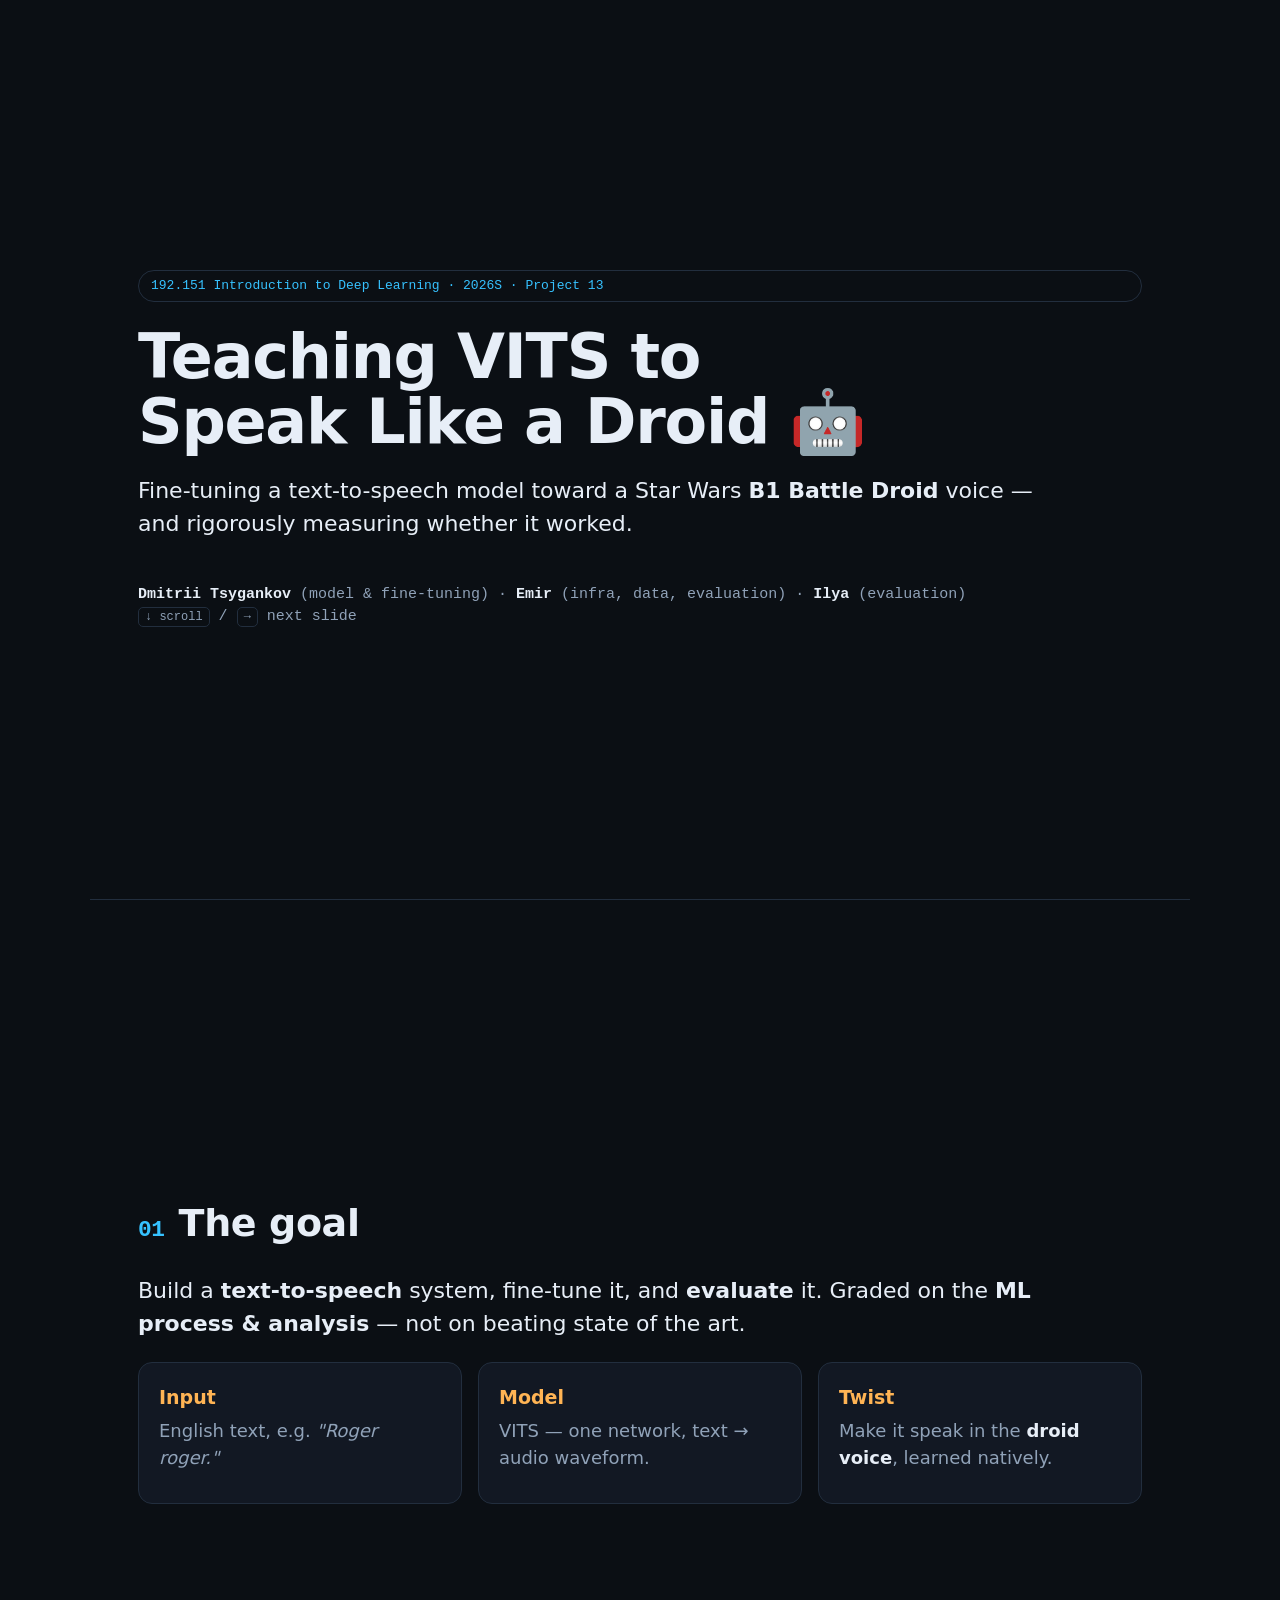
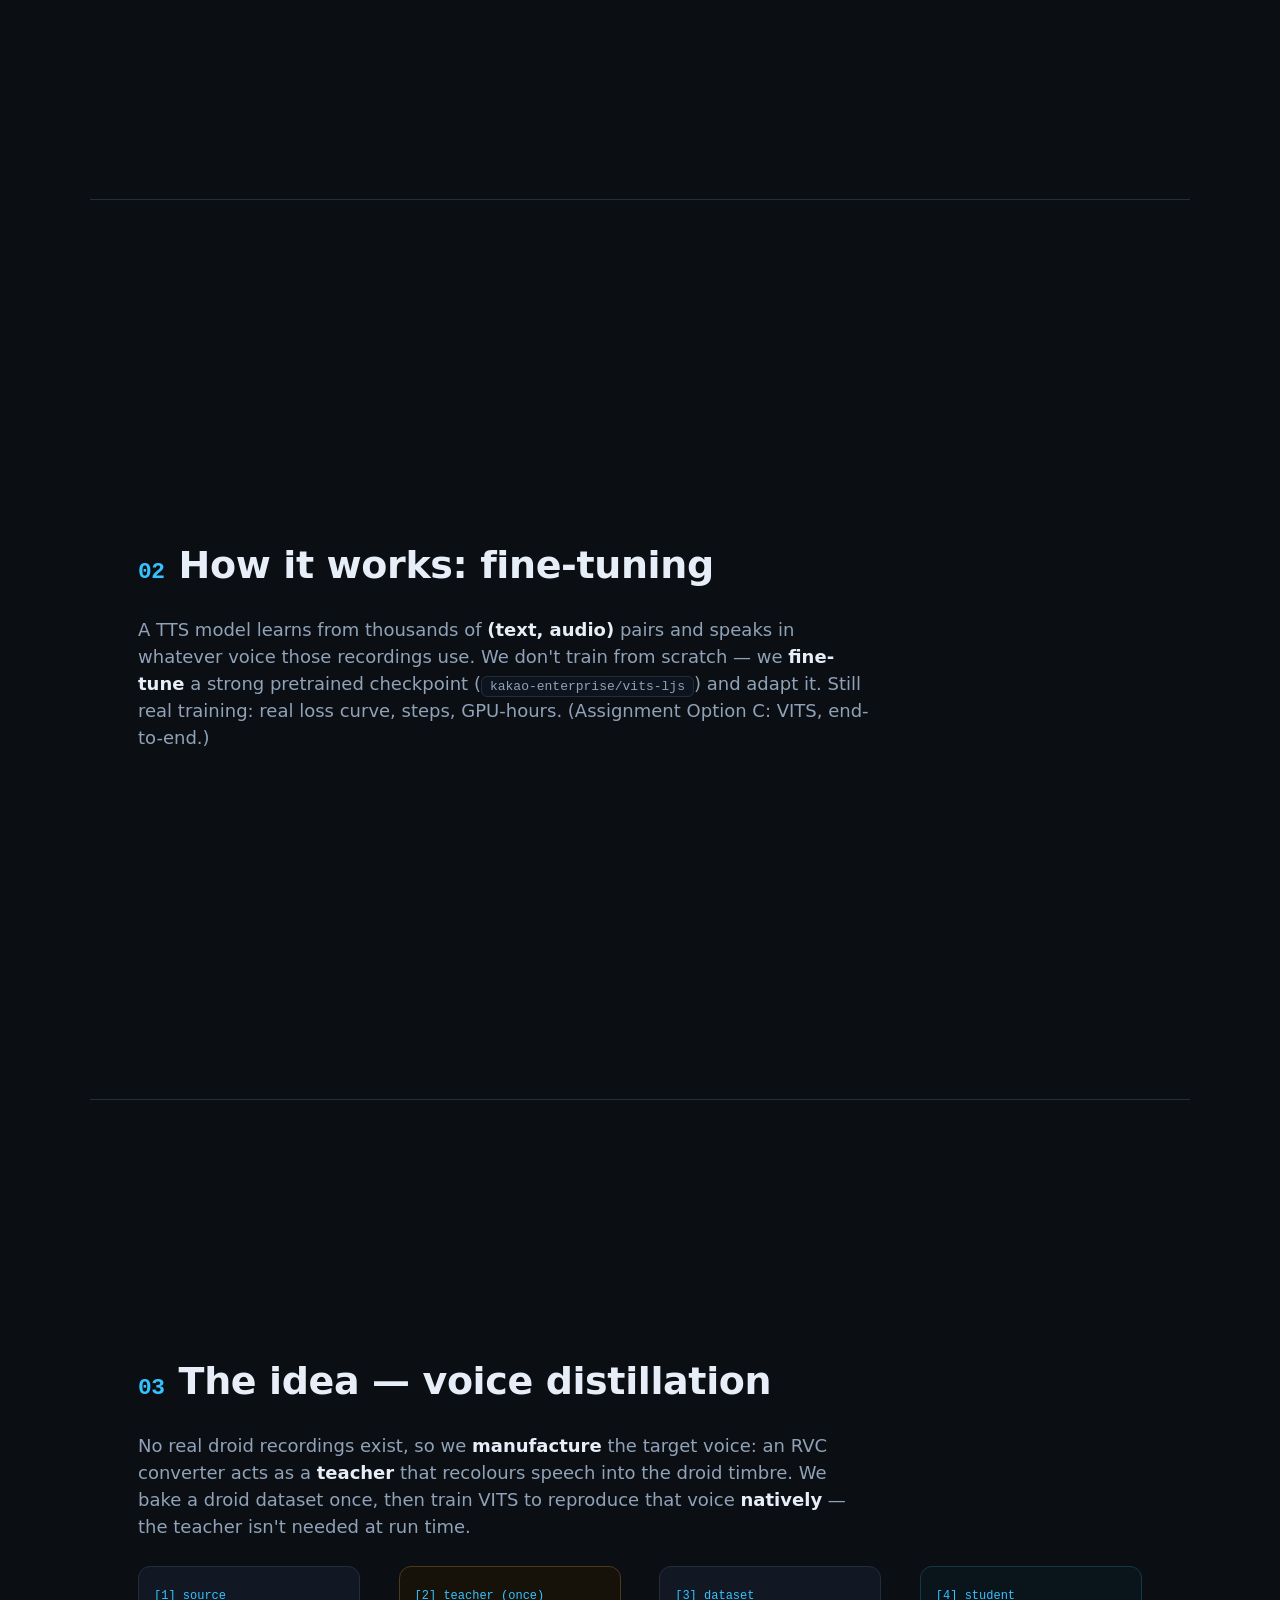
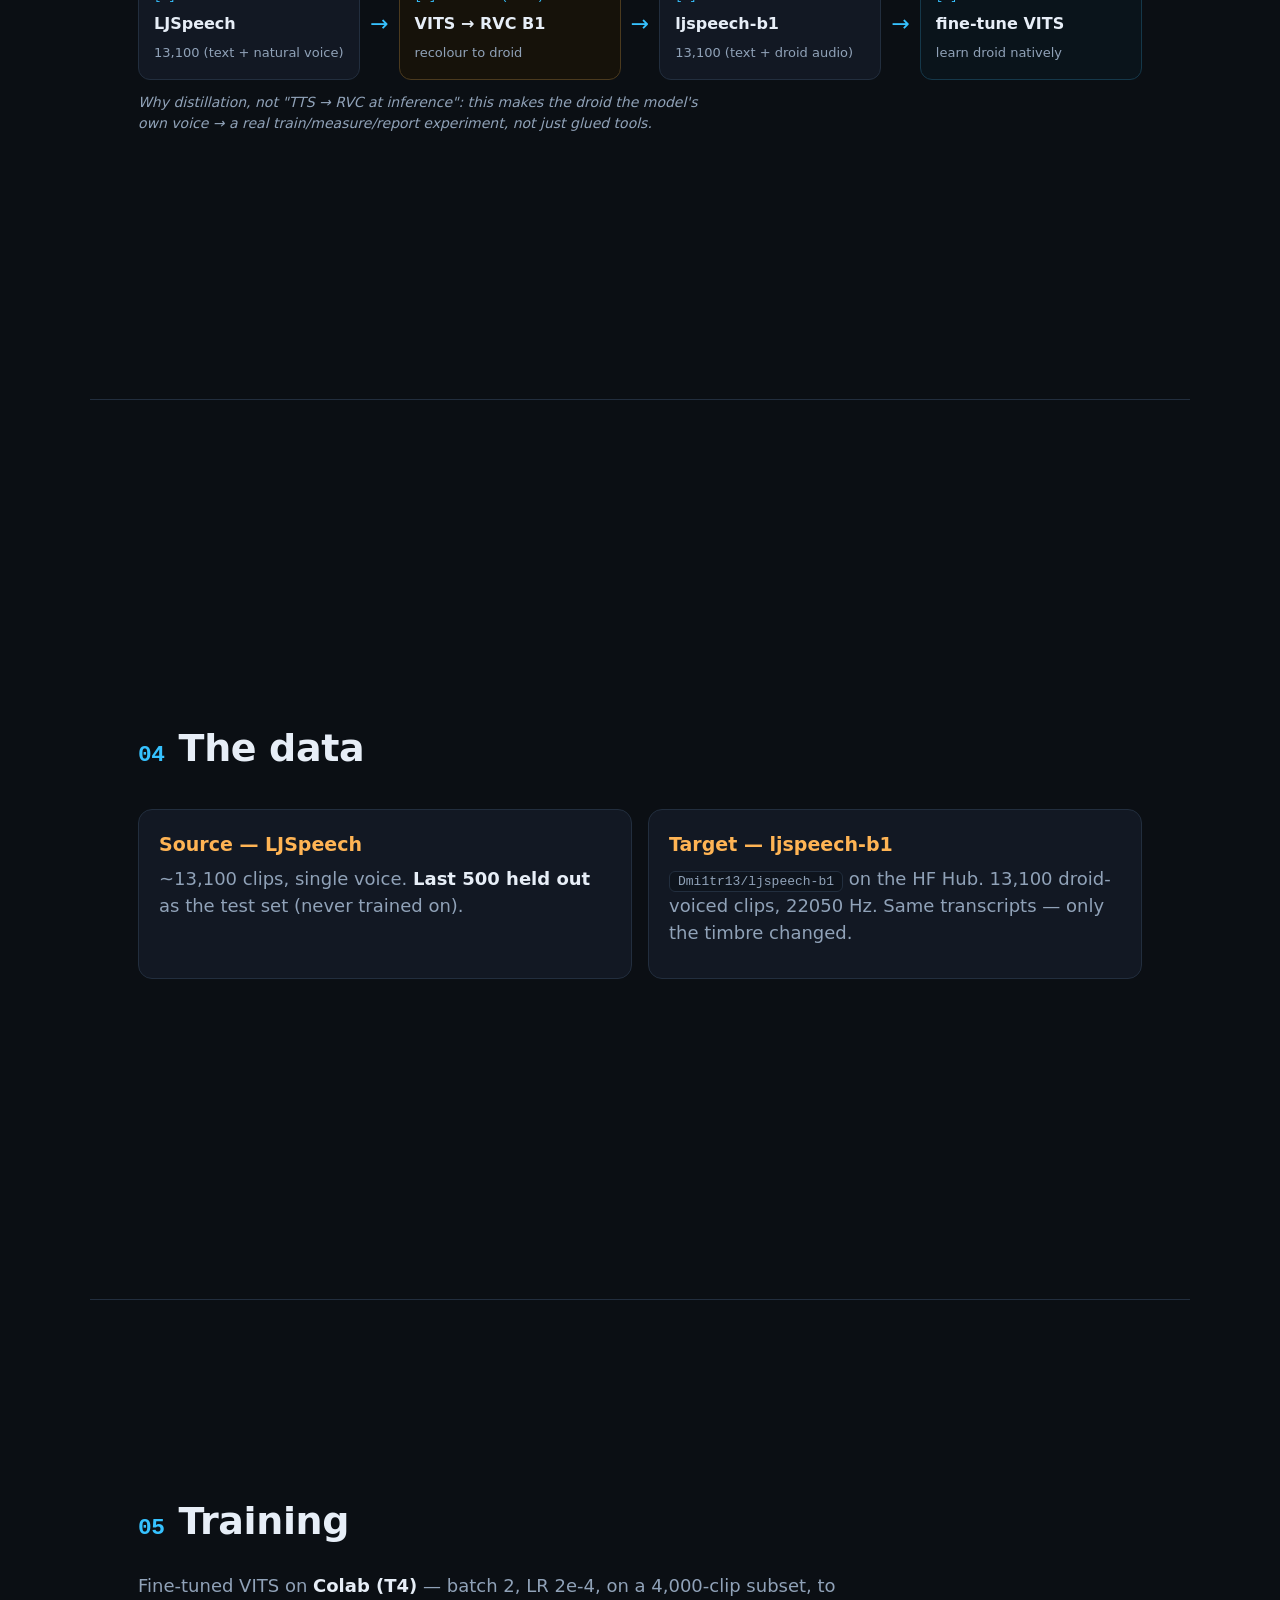
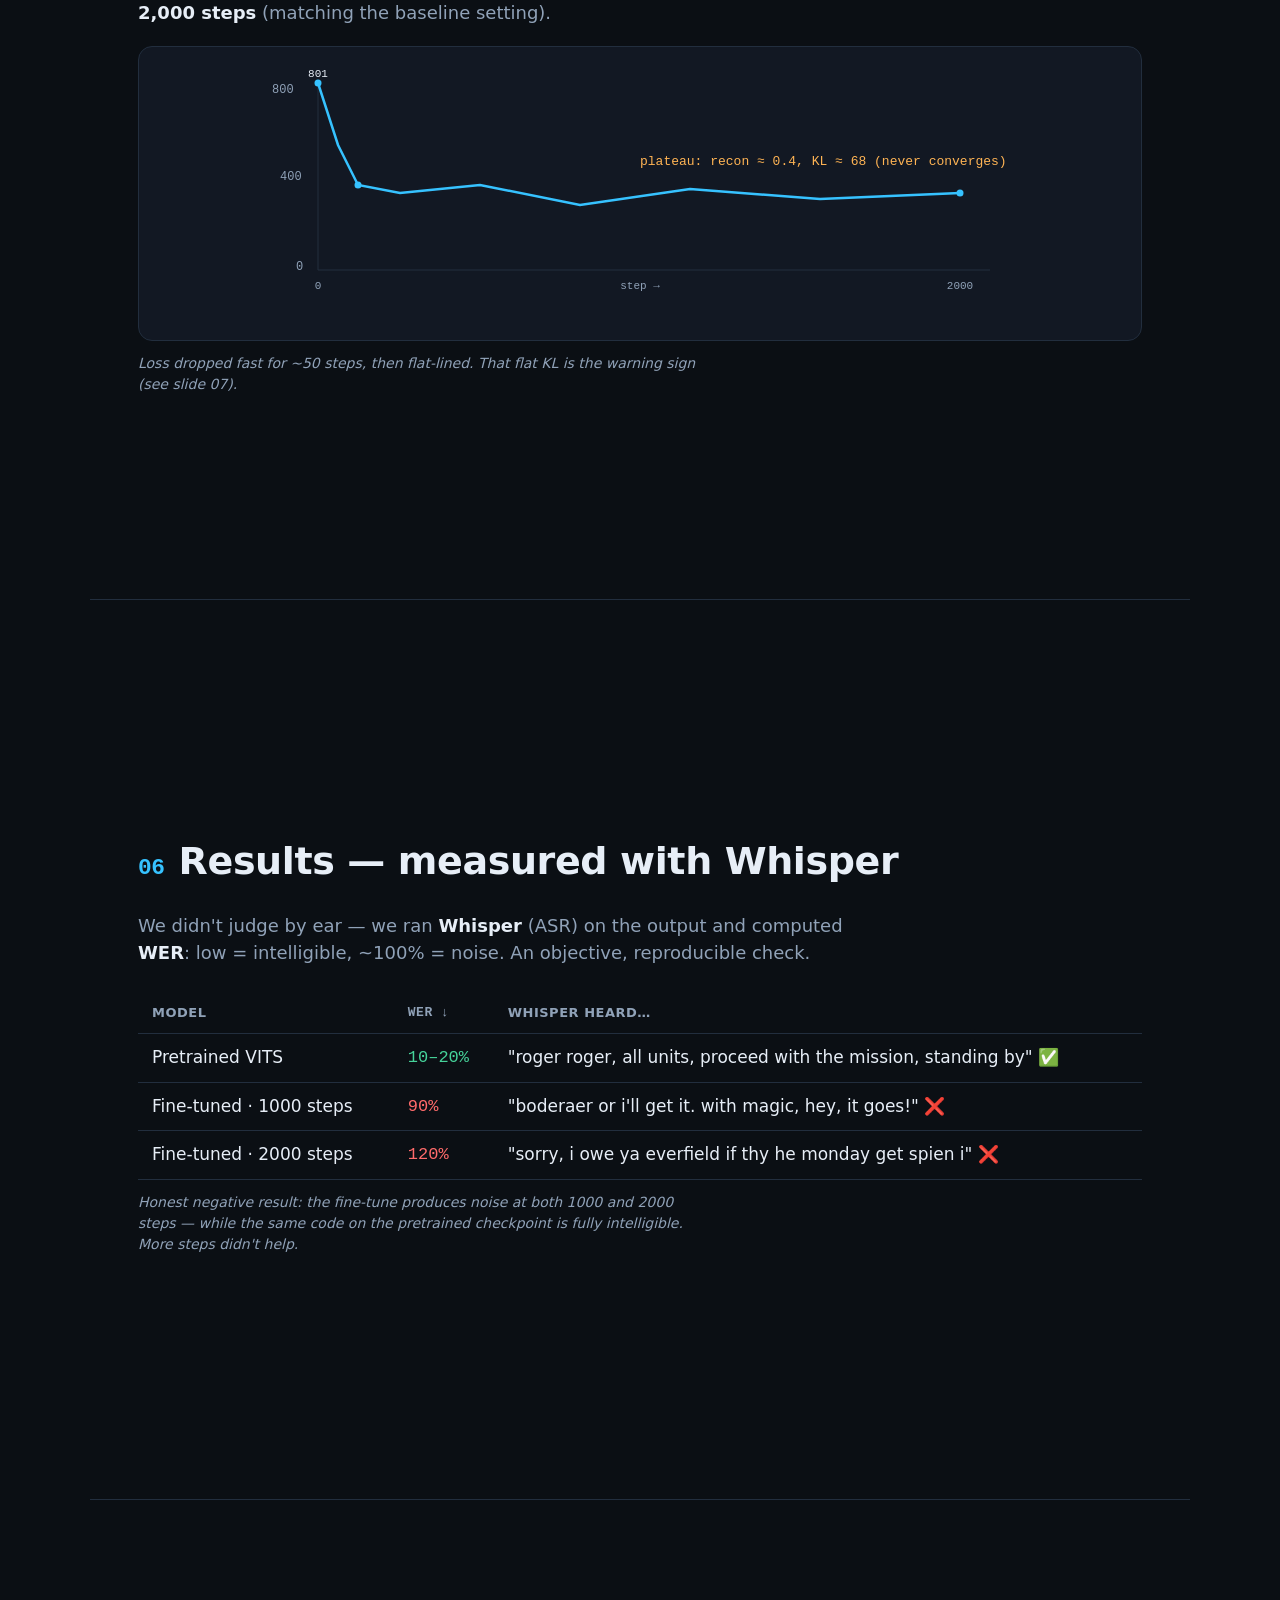
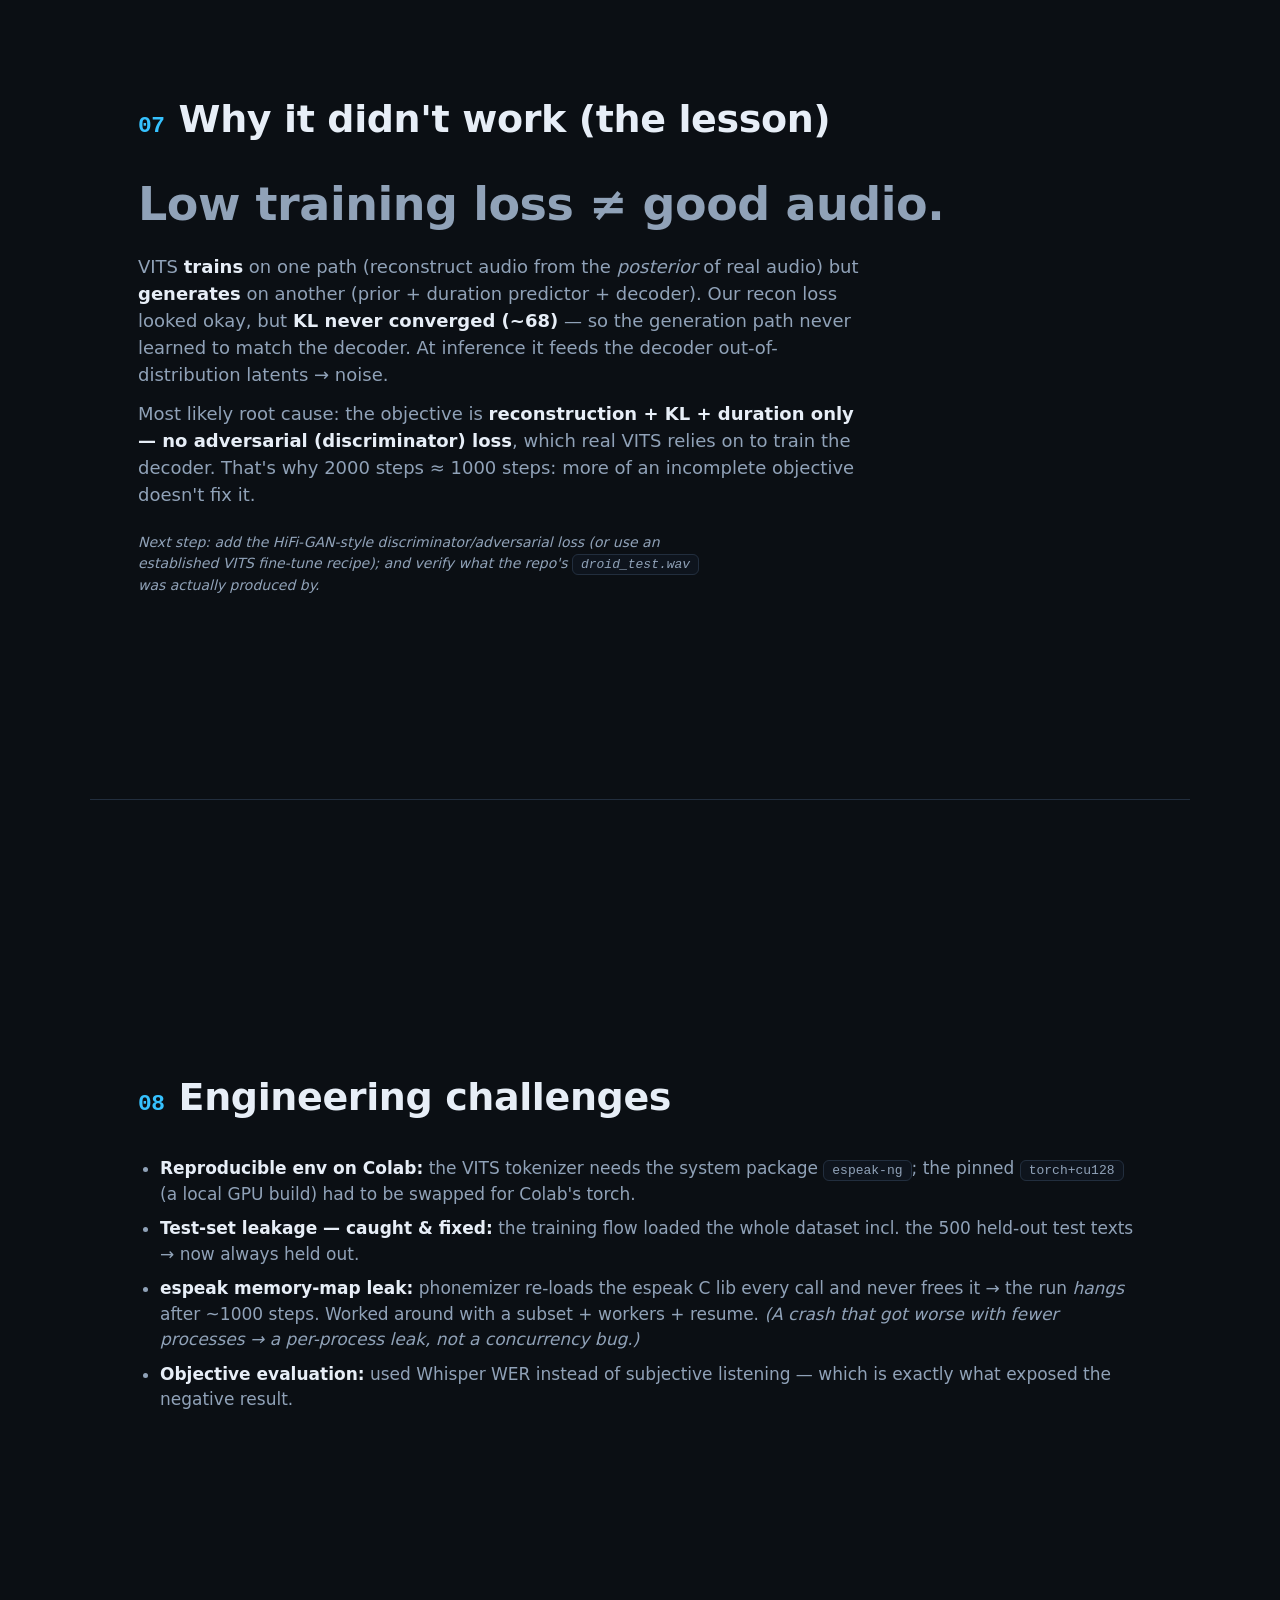
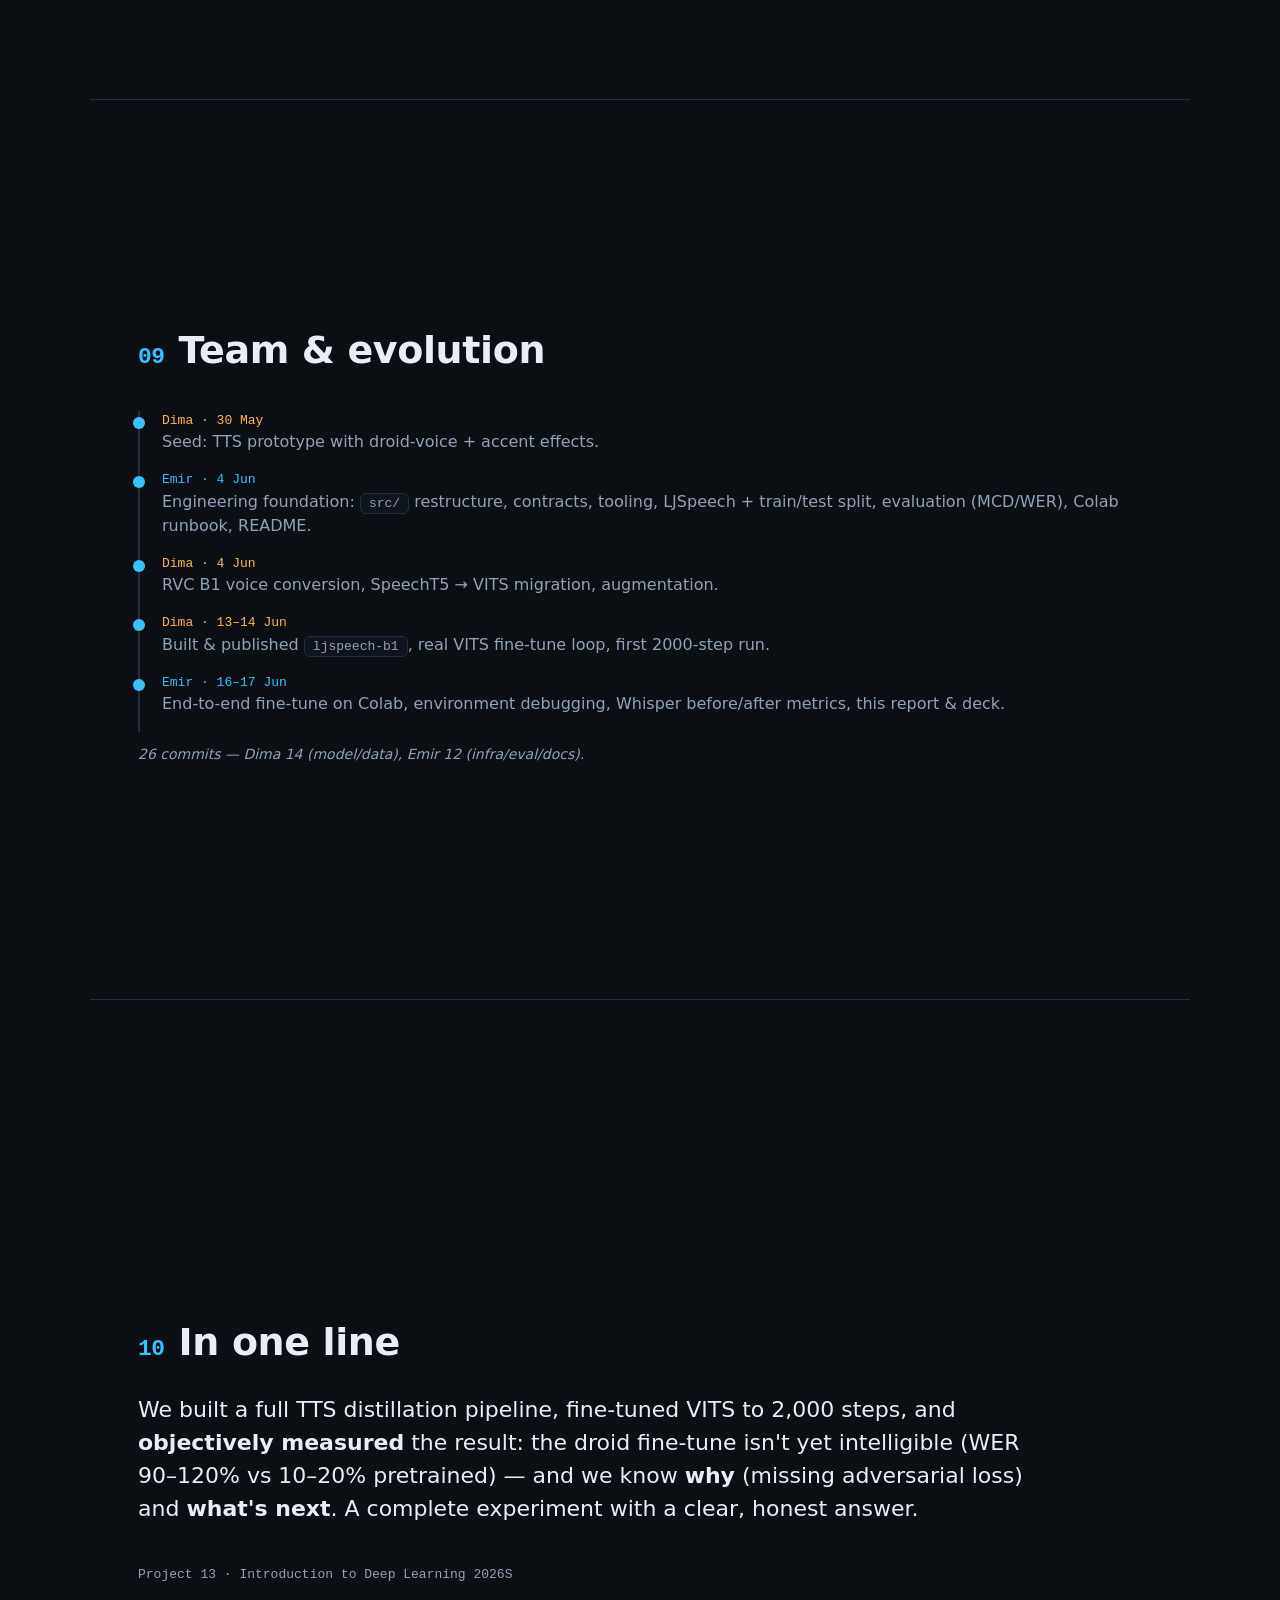
<file: docs/presentation.html>
<!DOCTYPE html>
<html lang="en">
<head>
<meta charset="UTF-8">
<meta name="viewport" content="width=device-width, initial-scale=1.0">
<title>Project 13 — Teaching VITS to Speak Like a Droid</title>
<style>
  :root{
    --bg:#0b0f14; --panel:#121823; --panel2:#0e141d; --ink:#e7eef7; --muted:#90a2b8;
    --accent:#36c2ff; --accent2:#ffb454; --good:#46d39a; --bad:#ff6b6b; --line:#222e3e;
    --mono:'SF Mono',ui-monospace,'Cascadia Code',Menlo,Consolas,monospace;
    --sans:system-ui,-apple-system,'Segoe UI',Roboto,Helvetica,Arial,sans-serif;
  }
  *{box-sizing:border-box;margin:0;padding:0}
  html{scroll-behavior:smooth}
  body{background:var(--bg);color:var(--ink);font-family:var(--sans);line-height:1.5}
  .deck{max-width:1100px;margin:0 auto}
  section{min-height:100vh;display:flex;flex-direction:column;justify-content:center;
    padding:60px 48px;border-bottom:1px solid var(--line);scroll-snap-align:start}
  h1{font-size:clamp(34px,5vw,62px);line-height:1.05;letter-spacing:-.02em;font-weight:800}
  h2{font-size:clamp(25px,3.3vw,38px);letter-spacing:-.01em;margin-bottom:22px;font-weight:750}
  h2 .num{color:var(--accent);font-family:var(--mono);font-size:.6em;margin-right:14px;font-weight:600}
  h3{font-size:19px;margin:16px 0 6px;color:var(--accent2)}
  p{color:var(--muted);font-size:18px;max-width:64ch;margin-bottom:12px}
  p strong,li strong,td strong{color:var(--ink)}
  .lead{font-size:22px;color:var(--ink)}
  ul{margin:8px 0 8px 22px;color:var(--muted);font-size:17px}
  li{margin-bottom:9px}
  .tag{display:inline-block;font-family:var(--mono);font-size:13px;color:var(--accent);
    border:1px solid var(--line);border-radius:999px;padding:5px 12px;margin-bottom:22px}
  .cover-meta{margin-top:32px;color:var(--muted);font-family:var(--mono);font-size:15px}
  .cover-meta b{color:var(--ink)}
  .grid{display:grid;gap:16px;margin-top:10px}
  .g2{grid-template-columns:1fr 1fr}.g3{grid-template-columns:repeat(3,1fr)}
  .card{background:var(--panel);border:1px solid var(--line);border-radius:14px;padding:20px}
  .card h3{margin-top:0}
  .pipe{display:flex;flex-wrap:wrap;align-items:stretch;gap:10px;margin-top:14px}
  .stage{flex:1;min-width:150px;background:var(--panel);border:1px solid var(--line);border-radius:12px;padding:15px;position:relative}
  .stage .s{font-family:var(--mono);font-size:12px;color:var(--accent)}
  .stage b{display:block;margin:6px 0 4px;font-size:16px}
  .stage span{font-size:13px;color:var(--muted)}
  .stage.teacher{border-color:#4b3a1e;background:#16120a}
  .stage.student{border-color:#15384a;background:#0a141b}
  .arrow{align-self:center;color:var(--accent);font-size:22px}
  table{width:100%;border-collapse:collapse;margin-top:14px;font-size:17px}
  th,td{text-align:left;padding:11px 14px;border-bottom:1px solid var(--line);vertical-align:top}
  th{color:var(--muted);font-weight:600;font-size:13px;text-transform:uppercase;letter-spacing:.04em}
  td.mono,th.mono{font-family:var(--mono)}
  .good{color:var(--good)} .bad{color:var(--bad)}
  .chart{background:var(--panel);border:1px solid var(--line);border-radius:14px;padding:18px;margin-top:8px}
  .tl{border-left:2px solid var(--line);margin-top:10px;padding-left:22px}
  .tl .item{position:relative;margin-bottom:16px;color:var(--muted);font-size:16px}
  .tl .item::before{content:'';position:absolute;left:-29px;top:6px;width:12px;height:12px;border-radius:50%;background:var(--accent)}
  .who{font-family:var(--mono);font-size:13px}
  .who-d{color:var(--accent2)} .who-e{color:var(--accent)}
  .pill{font-family:var(--mono);font-size:13px;padding:2px 8px;border-radius:6px;background:var(--panel2);border:1px solid var(--line)}
  .note{font-size:14px;color:var(--muted);margin-top:12px;font-style:italic}
  .foot{font-size:13px;color:var(--muted);font-family:var(--mono);margin-top:28px}
  .kbd{font-family:var(--mono);font-size:12px;border:1px solid var(--line);border-radius:5px;padding:2px 6px;color:var(--muted)}
  .big{font-size:clamp(28px,4vw,46px);font-weight:800;letter-spacing:-.01em}
</style>
</head>
<body>
<div class="deck">

<!-- 1. COVER -->
<section>
  <span class="tag">192.151 Introduction to Deep Learning · 2026S · Project 13</span>
  <h1>Teaching VITS to<br>Speak Like a Droid 🤖</h1>
  <p class="lead" style="margin-top:20px">Fine-tuning a text-to-speech model toward a Star&nbsp;Wars
  <b>B1 Battle Droid</b> voice — and rigorously measuring whether it worked.</p>
  <div class="cover-meta">
    <b>Dmitrii Tsygankov</b> (model &amp; fine-tuning) · <b>Emir</b> (infra, data, evaluation) · <b>Ilya</b> (evaluation)<br>
    <span class="kbd">↓ scroll</span> / <span class="kbd">→</span> next slide
  </div>
</section>

<!-- 2. GOAL -->
<section>
  <h2><span class="num">01</span>The goal</h2>
  <p class="lead">Build a <strong>text-to-speech</strong> system, fine-tune it, and <strong>evaluate</strong> it.
  Graded on the <strong>ML process &amp; analysis</strong> — not on beating state of the art.</p>
  <div class="grid g3">
    <div class="card"><h3>Input</h3><p>English text, e.g. <em>"Roger roger."</em></p></div>
    <div class="card"><h3>Model</h3><p>VITS — one network, text → audio waveform.</p></div>
    <div class="card"><h3>Twist</h3><p>Make it speak in the <strong>droid voice</strong>, learned natively.</p></div>
  </div>
</section>

<!-- 3. FINE-TUNING -->
<section>
  <h2><span class="num">02</span>How it works: fine-tuning</h2>
  <p>A TTS model learns from thousands of <strong>(text, audio)</strong> pairs and speaks in whatever voice
  those recordings use. We don't train from scratch — we <strong>fine-tune</strong> a strong pretrained
  checkpoint (<span class="pill">kakao-enterprise/vits-ljs</span>) and adapt it. Still real training: real
  loss curve, steps, GPU-hours. (Assignment Option C: VITS, end-to-end.)</p>
</section>

<!-- 4. DISTILLATION -->
<section>
  <h2><span class="num">03</span>The idea — voice distillation</h2>
  <p>No real droid recordings exist, so we <strong>manufacture</strong> the target voice: an RVC converter
  acts as a <strong>teacher</strong> that recolours speech into the droid timbre. We bake a droid dataset
  once, then train VITS to reproduce that voice <strong>natively</strong> — the teacher isn't needed at run time.</p>
  <div class="pipe">
    <div class="stage"><span class="s">[1] source</span><b>LJSpeech</b><span>13,100 (text + natural voice)</span></div>
    <div class="arrow">→</div>
    <div class="stage teacher"><span class="s">[2] teacher (once)</span><b>VITS → RVC B1</b><span>recolour to droid</span></div>
    <div class="arrow">→</div>
    <div class="stage"><span class="s">[3] dataset</span><b>ljspeech-b1</b><span>13,100 (text + droid audio)</span></div>
    <div class="arrow">→</div>
    <div class="stage student"><span class="s">[4] student</span><b>fine-tune VITS</b><span>learn droid natively</span></div>
  </div>
  <p class="note">Why distillation, not "TTS → RVC at inference": this makes the droid the model's own voice
  → a real train/measure/report experiment, not just glued tools.</p>
</section>

<!-- 5. DATA -->
<section>
  <h2><span class="num">04</span>The data</h2>
  <div class="grid g2">
    <div class="card"><h3>Source — LJSpeech</h3><p>~13,100 clips, single voice. <strong>Last 500 held out</strong> as the test set (never trained on).</p></div>
    <div class="card"><h3>Target — ljspeech-b1</h3><p><span class="pill">Dmi1tr13/ljspeech-b1</span> on the HF Hub. 13,100 droid-voiced clips, 22050&nbsp;Hz. Same transcripts — only the timbre changed.</p></div>
  </div>
</section>

<!-- 6. TRAINING -->
<section>
  <h2><span class="num">05</span>Training</h2>
  <p>Fine-tuned VITS on <strong>Colab (T4)</strong> — batch 2, LR 2e-4, on a 4,000-clip subset, to
  <strong>2,000 steps</strong> (matching the baseline setting).</p>
  <div class="chart">
    <svg viewBox="0 0 760 250" width="100%" height="250" font-family="monospace">
      <line x1="58" y1="18" x2="58" y2="205" stroke="#222e3e"/>
      <line x1="58" y1="205" x2="730" y2="205" stroke="#222e3e"/>
      <text x="12" y="28" fill="#90a2b8" font-size="12">800</text>
      <text x="20" y="115" fill="#90a2b8" font-size="12">400</text>
      <text x="36" y="205" fill="#90a2b8" font-size="12">0</text>
      <!-- total_loss: 0=801,50=534,100=365, then plateau ~330 to 2000.  y=205-(v/800*187) -->
      <polyline fill="none" stroke="#36c2ff" stroke-width="2.5"
        points="58,18 78,80 98,120 140,128 220,120 320,140 430,124 560,134 700,128"/>
      <circle cx="58" cy="18" r="3.5" fill="#36c2ff"/><text x="58" y="12" fill="#e7eef7" font-size="11" text-anchor="middle">801</text>
      <circle cx="98" cy="120" r="3.5" fill="#36c2ff"/>
      <circle cx="700" cy="128" r="3.5" fill="#36c2ff"/>
      <text x="380" y="100" fill="#ffb454" font-size="13">plateau: recon ≈ 0.4, KL ≈ 68 (never converges)</text>
      <text x="58" y="224" fill="#90a2b8" font-size="11" text-anchor="middle">0</text>
      <text x="380" y="224" fill="#90a2b8" font-size="11" text-anchor="middle">step →</text>
      <text x="700" y="224" fill="#90a2b8" font-size="11" text-anchor="middle">2000</text>
    </svg>
  </div>
  <p class="note">Loss dropped fast for ~50 steps, then flat-lined. That flat KL is the warning sign (see slide&nbsp;07).</p>
</section>

<!-- 7. RESULTS -->
<section>
  <h2><span class="num">06</span>Results — measured with Whisper</h2>
  <p>We didn't judge by ear — we ran <strong>Whisper</strong> (ASR) on the output and computed
  <strong>WER</strong>: low = intelligible, ~100% = noise. An objective, reproducible check.</p>
  <table>
    <thead><tr><th>Model</th><th class="mono">WER ↓</th><th>Whisper heard…</th></tr></thead>
    <tbody>
      <tr><td>Pretrained VITS</td><td class="mono good">10–20%</td><td>"roger roger, all units, proceed with the mission, standing by" ✅</td></tr>
      <tr><td>Fine-tuned · 1000 steps</td><td class="mono bad">90%</td><td>"boderaer or i'll get it. with magic, hey, it goes!" ❌</td></tr>
      <tr><td>Fine-tuned · 2000 steps</td><td class="mono bad">120%</td><td>"sorry, i owe ya everfield if thy he monday get spien i" ❌</td></tr>
    </tbody>
  </table>
  <p class="note">Honest negative result: the fine-tune produces noise at <em>both</em> 1000 and 2000 steps —
  while the same code on the pretrained checkpoint is fully intelligible. More steps didn't help.</p>
</section>

<!-- 8. WHY -->
<section>
  <h2><span class="num">07</span>Why it didn't work (the lesson)</h2>
  <p class="big" style="margin-bottom:14px">Low training loss ≠ good audio.</p>
  <p>VITS <strong>trains</strong> on one path (reconstruct audio from the <em>posterior</em> of real audio)
  but <strong>generates</strong> on another (prior + duration predictor + decoder). Our recon loss looked
  okay, but <strong>KL never converged (~68)</strong> — so the generation path never learned to match the
  decoder. At inference it feeds the decoder out-of-distribution latents → noise.</p>
  <p>Most likely root cause: the objective is <strong>reconstruction + KL + duration only — no adversarial
  (discriminator) loss</strong>, which real VITS relies on to train the decoder. That's why 2000 steps ≈
  1000 steps: more of an incomplete objective doesn't fix it.</p>
  <p class="note">Next step: add the HiFi-GAN-style discriminator/adversarial loss (or use an established VITS
  fine-tune recipe); and verify what the repo's <span class="pill">droid_test.wav</span> was actually produced by.</p>
</section>

<!-- 9. CHALLENGES -->
<section>
  <h2><span class="num">08</span>Engineering challenges</h2>
  <ul>
    <li><strong>Reproducible env on Colab:</strong> the VITS tokenizer needs the system package <span class="pill">espeak-ng</span>; the pinned <span class="pill">torch+cu128</span> (a local GPU build) had to be swapped for Colab's torch.</li>
    <li><strong>Test-set leakage — caught &amp; fixed:</strong> the training flow loaded the whole dataset incl. the 500 held-out test texts → now always held out.</li>
    <li><strong>espeak memory-map leak:</strong> phonemizer re-loads the espeak C lib every call and never frees it → the run <em>hangs</em> after ~1000 steps. Worked around with a subset + workers + resume. <em>(A crash that got worse with fewer processes → a per-process leak, not a concurrency bug.)</em></li>
    <li><strong>Objective evaluation:</strong> used Whisper WER instead of subjective listening — which is exactly what exposed the negative result.</li>
  </ul>
</section>

<!-- 10. TEAM -->
<section>
  <h2><span class="num">09</span>Team &amp; evolution</h2>
  <div class="tl">
    <div class="item"><div class="who who-d">Dima · 30 May</div>Seed: TTS prototype with droid-voice + accent effects.</div>
    <div class="item"><div class="who who-e">Emir · 4 Jun</div>Engineering foundation: <span class="pill">src/</span> restructure, contracts, tooling, LJSpeech + train/test split, evaluation (MCD/WER), Colab runbook, README.</div>
    <div class="item"><div class="who who-d">Dima · 4 Jun</div>RVC B1 voice conversion, SpeechT5 → VITS migration, augmentation.</div>
    <div class="item"><div class="who who-d">Dima · 13–14 Jun</div>Built &amp; published <span class="pill">ljspeech-b1</span>, real VITS fine-tune loop, first 2000-step run.</div>
    <div class="item"><div class="who who-e">Emir · 16–17 Jun</div>End-to-end fine-tune on Colab, environment debugging, Whisper before/after metrics, this report &amp; deck.</div>
  </div>
  <p class="note">26 commits — Dima 14 (model/data), Emir 12 (infra/eval/docs).</p>
</section>

<!-- 11. CONCLUSION -->
<section>
  <h2><span class="num">10</span>In one line</h2>
  <p class="lead">We built a full TTS distillation pipeline, fine-tuned VITS to 2,000 steps, and
  <strong>objectively measured</strong> the result: the droid fine-tune isn't yet intelligible (WER 90–120%
  vs 10–20% pretrained) — and we know <strong>why</strong> (missing adversarial loss) and <strong>what's
  next</strong>. A complete experiment with a clear, honest answer.</p>
  <div class="foot">Project 13 · Introduction to Deep Learning 2026S</div>
</section>

</div>
<script>
  const slides=[...document.querySelectorAll('section')];let i=0;
  addEventListener('keydown',e=>{
    if(e.key==='ArrowRight'||e.key==='ArrowDown'){i=Math.min(i+1,slides.length-1);slides[i].scrollIntoView();e.preventDefault();}
    if(e.key==='ArrowLeft'||e.key==='ArrowUp'){i=Math.max(i-1,0);slides[i].scrollIntoView();e.preventDefault();}
  });
</script>
</body>
</html>
</file>
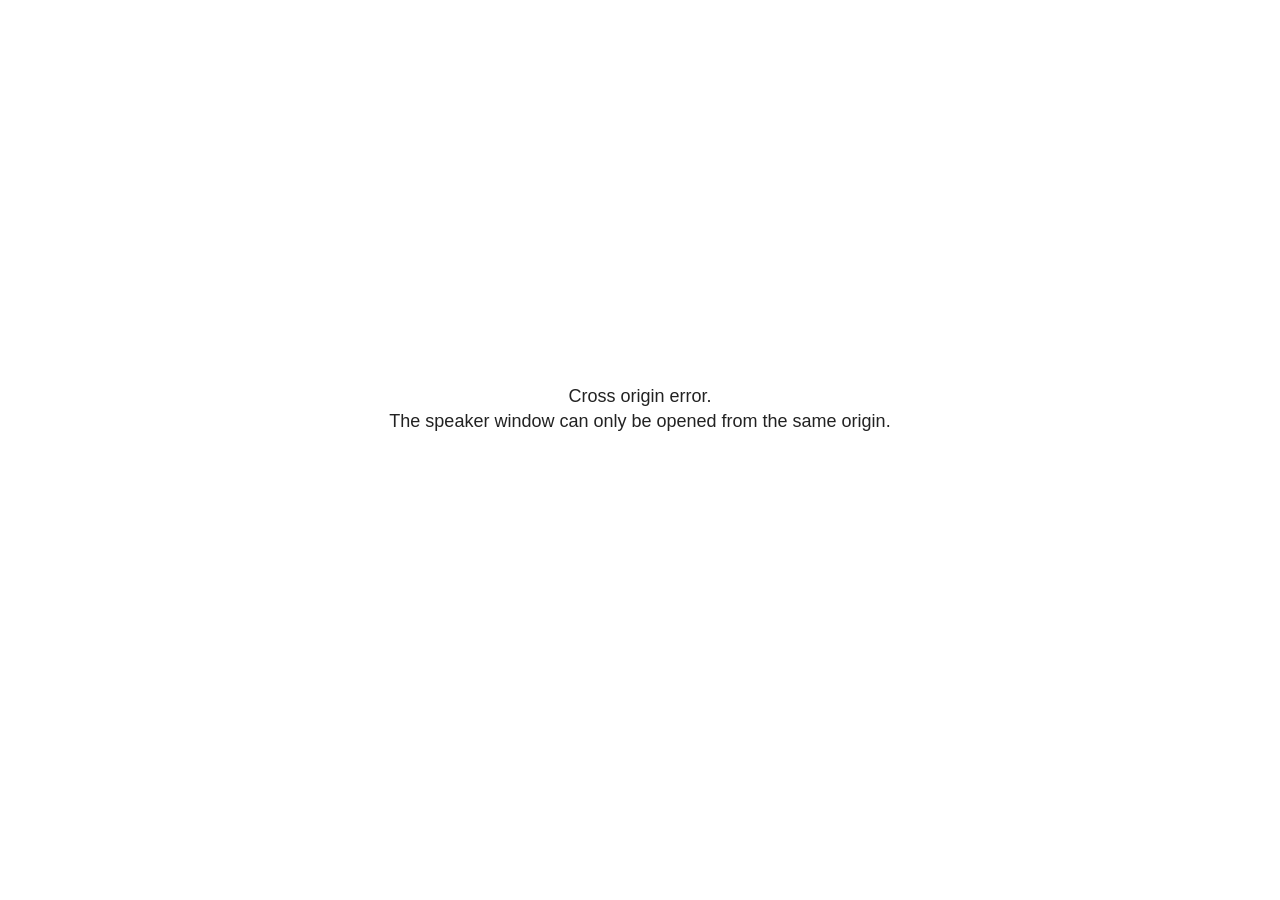
<file: dev_presentation/reveal/plugin/notes/speaker-view.html>
<!--
	NOTE: You need to build the notes plugin after making changes to this file.
-->
<html lang="en">
	<head>
		<meta charset="utf-8">

		<title>reveal.js - Speaker View</title>

		<style>
			body {
				font-family: Helvetica;
				font-size: 18px;
			}

			#current-slide,
			#upcoming-slide,
			#speaker-controls {
				padding: 6px;
				box-sizing: border-box;
				-moz-box-sizing: border-box;
			}

			#current-slide iframe,
			#upcoming-slide iframe {
				width: 100%;
				height: 100%;
				border: 1px solid #ddd;
			}

			#current-slide .label,
			#upcoming-slide .label {
				position: absolute;
				top: 10px;
				left: 10px;
				z-index: 2;
			}

			#connection-status {
				position: absolute;
				top: 0;
				left: 0;
				width: 100%;
				height: 100%;
				z-index: 20;
				padding: 30% 20% 20% 20%;
				font-size: 18px;
				color: #222;
				background: #fff;
				text-align: center;
				box-sizing: border-box;
				line-height: 1.4;
			}

			.overlay-element {
				height: 34px;
				line-height: 34px;
				padding: 0 10px;
				text-shadow: none;
				background: rgba( 220, 220, 220, 0.8 );
				color: #222;
				font-size: 14px;
			}

			.overlay-element.interactive:hover {
				background: rgba( 220, 220, 220, 1 );
			}

			#current-slide {
				position: absolute;
				width: 60%;
				height: 100%;
				top: 0;
				left: 0;
				padding-right: 0;
			}

			#upcoming-slide {
				position: absolute;
				width: 40%;
				height: 40%;
				right: 0;
				top: 0;
			}

			/* Speaker controls */
			#speaker-controls {
				position: absolute;
				top: 40%;
				right: 0;
				width: 40%;
				height: 60%;
				overflow: auto;
				font-size: 18px;
			}

				.speaker-controls-time.hidden,
				.speaker-controls-notes.hidden {
					display: none;
				}

				.speaker-controls-time .label,
				.speaker-controls-pace .label,
				.speaker-controls-notes .label {
					text-transform: uppercase;
					font-weight: normal;
					font-size: 0.66em;
					color: #666;
					margin: 0;
				}

				.speaker-controls-time, .speaker-controls-pace {
					border-bottom: 1px solid rgba( 200, 200, 200, 0.5 );
					margin-bottom: 10px;
					padding: 10px 16px;
					padding-bottom: 20px;
					cursor: pointer;
				}

				.speaker-controls-time .reset-button {
					opacity: 0;
					float: right;
					color: #666;
					text-decoration: none;
				}
				.speaker-controls-time:hover .reset-button {
					opacity: 1;
				}

				.speaker-controls-time .timer,
				.speaker-controls-time .clock {
					width: 50%;
				}

				.speaker-controls-time .timer,
				.speaker-controls-time .clock,
				.speaker-controls-time .pacing .hours-value,
				.speaker-controls-time .pacing .minutes-value,
				.speaker-controls-time .pacing .seconds-value {
					font-size: 1.9em;
				}

				.speaker-controls-time .timer {
					float: left;
				}

				.speaker-controls-time .clock {
					float: right;
					text-align: right;
				}

				.speaker-controls-time span.mute {
					opacity: 0.3;
				}

				.speaker-controls-time .pacing-title {
					margin-top: 5px;
				}

				.speaker-controls-time .pacing.ahead {
					color: blue;
				}

				.speaker-controls-time .pacing.on-track {
					color: green;
				}

				.speaker-controls-time .pacing.behind {
					color: red;
				}

				.speaker-controls-notes {
					padding: 10px 16px;
				}

				.speaker-controls-notes .value {
					margin-top: 5px;
					line-height: 1.4;
					font-size: 1.2em;
				}

			/* Layout selector */
			#speaker-layout {
				position: absolute;
				top: 10px;
				right: 10px;
				color: #222;
				z-index: 10;
			}
				#speaker-layout select {
					position: absolute;
					width: 100%;
					height: 100%;
					top: 0;
					left: 0;
					border: 0;
					box-shadow: 0;
					cursor: pointer;
					opacity: 0;

					font-size: 1em;
					background-color: transparent;

					-moz-appearance: none;
					-webkit-appearance: none;
					-webkit-tap-highlight-color: rgba(0, 0, 0, 0);
				}

				#speaker-layout select:focus {
					outline: none;
					box-shadow: none;
				}

			.clear {
				clear: both;
			}

			/* Speaker layout: Wide */
			body[data-speaker-layout="wide"] #current-slide,
			body[data-speaker-layout="wide"] #upcoming-slide {
				width: 50%;
				height: 45%;
				padding: 6px;
			}

			body[data-speaker-layout="wide"] #current-slide {
				top: 0;
				left: 0;
			}

			body[data-speaker-layout="wide"] #upcoming-slide {
				top: 0;
				left: 50%;
			}

			body[data-speaker-layout="wide"] #speaker-controls {
				top: 45%;
				left: 0;
				width: 100%;
				height: 50%;
				font-size: 1.25em;
			}

			/* Speaker layout: Tall */
			body[data-speaker-layout="tall"] #current-slide,
			body[data-speaker-layout="tall"] #upcoming-slide {
				width: 45%;
				height: 50%;
				padding: 6px;
			}

			body[data-speaker-layout="tall"] #current-slide {
				top: 0;
				left: 0;
			}

			body[data-speaker-layout="tall"] #upcoming-slide {
				top: 50%;
				left: 0;
			}

			body[data-speaker-layout="tall"] #speaker-controls {
				padding-top: 40px;
				top: 0;
				left: 45%;
				width: 55%;
				height: 100%;
				font-size: 1.25em;
			}

			/* Speaker layout: Notes only */
			body[data-speaker-layout="notes-only"] #current-slide,
			body[data-speaker-layout="notes-only"] #upcoming-slide {
				display: none;
			}

			body[data-speaker-layout="notes-only"] #speaker-controls {
				padding-top: 40px;
				top: 0;
				left: 0;
				width: 100%;
				height: 100%;
				font-size: 1.25em;
			}

			@media screen and (max-width: 1080px) {
				body[data-speaker-layout="default"] #speaker-controls {
					font-size: 16px;
				}
			}

			@media screen and (max-width: 900px) {
				body[data-speaker-layout="default"] #speaker-controls {
					font-size: 14px;
				}
			}

			@media screen and (max-width: 800px) {
				body[data-speaker-layout="default"] #speaker-controls {
					font-size: 12px;
				}
			}

		</style>
	</head>

	<body>

		<div id="connection-status">Loading speaker view...</div>

		<div id="current-slide"></div>
		<div id="upcoming-slide"><span class="overlay-element label">Upcoming</span></div>
		<div id="speaker-controls">
			<div class="speaker-controls-time">
				<h4 class="label">Time <span class="reset-button">Click to Reset</span></h4>
				<div class="clock">
					<span class="clock-value">0:00 AM</span>
				</div>
				<div class="timer">
					<span class="hours-value">00</span><span class="minutes-value">:00</span><span class="seconds-value">:00</span>
				</div>
				<div class="clear"></div>

				<h4 class="label pacing-title" style="display: none">Pacing – Time to finish current slide</h4>
				<div class="pacing" style="display: none">
					<span class="hours-value">00</span><span class="minutes-value">:00</span><span class="seconds-value">:00</span>
				</div>
			</div>

			<div class="speaker-controls-notes hidden">
				<h4 class="label">Notes</h4>
				<div class="value"></div>
			</div>
		</div>
		<div id="speaker-layout" class="overlay-element interactive">
			<span class="speaker-layout-label"></span>
			<select class="speaker-layout-dropdown"></select>
		</div>

		<script>

			(function() {

				var notes,
					notesValue,
					currentState,
					currentSlide,
					upcomingSlide,
					layoutLabel,
					layoutDropdown,
					pendingCalls = {},
					lastRevealApiCallId = 0,
					connected = false

				var connectionStatus = document.querySelector( '#connection-status' );

				var SPEAKER_LAYOUTS = {
					'default': 'Default',
					'wide': 'Wide',
					'tall': 'Tall',
					'notes-only': 'Notes only'
				};

				setupLayout();

				let openerOrigin;

				try {
					openerOrigin = window.opener.location.origin;
				}
				catch ( error ) { console.warn( error ) }

				// In order to prevent XSS, the speaker view will only run if its
				// opener has the same origin as itself
				if( window.location.origin !== openerOrigin ) {
					connectionStatus.innerHTML = 'Cross origin error.<br>The speaker window can only be opened from the same origin.';
					return;
				}

				var connectionTimeout = setTimeout( function() {
					connectionStatus.innerHTML = 'Error connecting to main window.<br>Please try closing and reopening the speaker view.';
				}, 5000 );

				window.addEventListener( 'message', function( event ) {

					// Validate the origin of all messages to avoid parsing messages
					// that aren't meant for us. Ignore when running off file:// so
					// that the speaker view continues to work without a web server.
					if( window.location.origin !== event.origin && window.location.origin !== 'file://' ) {
						return
					}

					clearTimeout( connectionTimeout );
					connectionStatus.style.display = 'none';

					var data = JSON.parse( event.data );

					// The overview mode is only useful to the reveal.js instance
					// where navigation occurs so we don't sync it
					if( data.state ) delete data.state.overview;

					// Messages sent by the notes plugin inside of the main window
					if( data && data.namespace === 'reveal-notes' ) {
						if( data.type === 'connect' ) {
							handleConnectMessage( data );
						}
						else if( data.type === 'state' ) {
							handleStateMessage( data );
						}
						else if( data.type === 'return' ) {
							pendingCalls[data.callId](data.result);
							delete pendingCalls[data.callId];
						}
					}
					// Messages sent by the reveal.js inside of the current slide preview
					else if( data && data.namespace === 'reveal' ) {
						const supportedEvents = [
							'slidechanged',
							'fragmentshown',
							'fragmenthidden',
							'paused',
							'resumed',
							'previewiframe',
							'previewimage',
							'previewvideo',
							'closeoverlay'
						];

						if( /ready/.test( data.eventName ) ) {
							// Send a message back to notify that the handshake is complete
							window.opener.postMessage( JSON.stringify({ namespace: 'reveal-notes', type: 'connected'} ), '*' );
						}
						else if( supportedEvents.includes( data.eventName ) && currentState !== JSON.stringify( data.state ) ) {
							dispatchStateToMainWindow( data.state );
						}
					}

				} );

				/**
				 * Updates the presentation in the main window to match the state
				 * of the presentation in the notes window.
				 */
				const dispatchStateToMainWindow = debounce(( state ) => {
					window.opener.postMessage( JSON.stringify({ method: 'setState', args: [ state ]} ), '*' );
				}, 500);

				/**
				 * Asynchronously calls the Reveal.js API of the main frame.
				 */
				function callRevealApi( methodName, methodArguments, callback ) {

					var callId = ++lastRevealApiCallId;
					pendingCalls[callId] = callback;
					window.opener.postMessage( JSON.stringify( {
						namespace: 'reveal-notes',
						type: 'call',
						callId: callId,
						methodName: methodName,
						arguments: methodArguments
					} ), '*' );

				}

				/**
				 * Called when the main window is trying to establish a
				 * connection.
				 */
				function handleConnectMessage( data ) {

					if( connected === false ) {
						connected = true;

						setupIframes( data );
						setupKeyboard();
						setupNotes();
						setupTimer();
						setupHeartbeat();
					}

				}

				/**
				 * Called when the main window sends an updated state.
				 */
				function handleStateMessage( data ) {

					// Store the most recently set state to avoid circular loops
					// applying the same state
					currentState = JSON.stringify( data.state );

					// No need for updating the notes in case of fragment changes
					if ( data.notes ) {
						notes.classList.remove( 'hidden' );
						notesValue.style.whiteSpace = data.whitespace;
						if( data.markdown ) {
							notesValue.innerHTML = marked( data.notes );
						}
						else {
							notesValue.innerHTML = data.notes;
						}
					}
					else {
						notes.classList.add( 'hidden' );
					}

					// Don't show lightboxes in the upcoming slide
					const { previewVideo, previewImage, previewIframe, ...upcomingState } = data.state;

					// Update the note slides
					currentSlide.contentWindow.postMessage( JSON.stringify({ method: 'setState', args: [ data.state ] }), '*' );
					upcomingSlide.contentWindow.postMessage( JSON.stringify({ method: 'setState', args: [ upcomingState ] }), '*' );
					upcomingSlide.contentWindow.postMessage( JSON.stringify({ method: 'next' }), '*' );

				}

				// Limit to max one state update per X ms
				handleStateMessage = debounce( handleStateMessage, 200 );

				/**
				 * Forward keyboard events to the current slide window.
				 * This enables keyboard events to work even if focus
				 * isn't set on the current slide iframe.
				 *
				 * Block F5 default handling, it reloads and disconnects
				 * the speaker notes window.
				 */
				function setupKeyboard() {

					document.addEventListener( 'keydown', function( event ) {
						if( event.keyCode === 116 || ( event.metaKey && event.keyCode === 82 ) ) {
							event.preventDefault();
							return false;
						}
						currentSlide.contentWindow.postMessage( JSON.stringify({ method: 'triggerKey', args: [ event.keyCode ] }), '*' );
					} );

				}

				/**
				 * Creates the preview iframes.
				 */
				function setupIframes( data ) {

					var params = [
						'receiver',
						'progress=false',
						'history=false',
						'transition=none',
						'autoSlide=0',
						'backgroundTransition=none'
					].join( '&' );

					var urlSeparator = /\?/.test(data.url) ? '&' : '?';
					var hash = '#/' + data.state.indexh + '/' + data.state.indexv;
					var currentURL = data.url + urlSeparator + params + '&scrollActivationWidth=false&postMessageEvents=true' + hash;
					var upcomingURL = data.url + urlSeparator + params + '&scrollActivationWidth=false&controls=false' + hash;

					currentSlide = document.createElement( 'iframe' );
					currentSlide.setAttribute( 'width', 1280 );
					currentSlide.setAttribute( 'height', 1024 );
					currentSlide.setAttribute( 'src', currentURL );
					document.querySelector( '#current-slide' ).appendChild( currentSlide );

					upcomingSlide = document.createElement( 'iframe' );
					upcomingSlide.setAttribute( 'width', 640 );
					upcomingSlide.setAttribute( 'height', 512 );
					upcomingSlide.setAttribute( 'src', upcomingURL );
					document.querySelector( '#upcoming-slide' ).appendChild( upcomingSlide );

				}

				/**
				 * Setup the notes UI.
				 */
				function setupNotes() {

					notes = document.querySelector( '.speaker-controls-notes' );
					notesValue = document.querySelector( '.speaker-controls-notes .value' );

				}

				/**
				 * We send out a heartbeat at all times to ensure we can
				 * reconnect with the main presentation window after reloads.
				 */
				function setupHeartbeat() {

					setInterval( () => {
						window.opener.postMessage( JSON.stringify({ namespace: 'reveal-notes', type: 'heartbeat'} ), '*' );
					}, 1000 );

				}

				function getTimings( callback ) {

					callRevealApi( 'getSlidesAttributes', [], function ( slideAttributes ) {
						callRevealApi( 'getConfig', [], function ( config ) {
							var totalTime = config.totalTime;
							var minTimePerSlide = config.minimumTimePerSlide || 0;
							var defaultTiming = config.defaultTiming;
							if ((defaultTiming == null) && (totalTime == null)) {
								callback(null);
								return;
							}
							// Setting totalTime overrides defaultTiming
							if (totalTime) {
								defaultTiming = 0;
							}
							var timings = [];
							for ( var i in slideAttributes ) {
								var slide = slideAttributes[ i ];
								var timing = defaultTiming;
								if( slide.hasOwnProperty( 'data-timing' )) {
									var t = slide[ 'data-timing' ];
									timing = parseInt(t);
									if( isNaN(timing) ) {
										console.warn("Could not parse timing '" + t + "' of slide " + i + "; using default of " + defaultTiming);
										timing = defaultTiming;
									}
								}
								timings.push(timing);
							}
							if ( totalTime ) {
								// After we've allocated time to individual slides, we summarize it and
								// subtract it from the total time
								var remainingTime = totalTime - timings.reduce( function(a, b) { return a + b; }, 0 );
								// The remaining time is divided by the number of slides that have 0 seconds
								// allocated at the moment, giving the average time-per-slide on the remaining slides
								var remainingSlides = (timings.filter( function(x) { return x == 0 }) ).length
								var timePerSlide = Math.round( remainingTime / remainingSlides, 0 )
								// And now we replace every zero-value timing with that average
								timings = timings.map( function(x) { return (x==0 ? timePerSlide : x) } );
							}
							var slidesUnderMinimum = timings.filter( function(x) { return (x < minTimePerSlide) } ).length
							if ( slidesUnderMinimum ) {
								message = "The pacing time for " + slidesUnderMinimum + " slide(s) is under the configured minimum of " + minTimePerSlide + " seconds. Check the data-timing attribute on individual slides, or consider increasing the totalTime or minimumTimePerSlide configuration options (or removing some slides).";
								alert(message);
							}
							callback( timings );
						} );
					} );

				}

				/**
				 * Return the number of seconds allocated for presenting
				 * all slides up to and including this one.
				 */
				function getTimeAllocated( timings, callback ) {

					callRevealApi( 'getSlidePastCount', [], function ( currentSlide ) {
						var allocated = 0;
						for (var i in timings.slice(0, currentSlide + 1)) {
							allocated += timings[i];
						}
						callback( allocated );
					} );

				}

				/**
				 * Create the timer and clock and start updating them
				 * at an interval.
				 */
				function setupTimer() {

					var start = new Date(),
					timeEl = document.querySelector( '.speaker-controls-time' ),
					clockEl = timeEl.querySelector( '.clock-value' ),
					hoursEl = timeEl.querySelector( '.hours-value' ),
					minutesEl = timeEl.querySelector( '.minutes-value' ),
					secondsEl = timeEl.querySelector( '.seconds-value' ),
					pacingTitleEl = timeEl.querySelector( '.pacing-title' ),
					pacingEl = timeEl.querySelector( '.pacing' ),
					pacingHoursEl = pacingEl.querySelector( '.hours-value' ),
					pacingMinutesEl = pacingEl.querySelector( '.minutes-value' ),
					pacingSecondsEl = pacingEl.querySelector( '.seconds-value' );

					var timings = null;
					getTimings( function ( _timings ) {

						timings = _timings;
						if (_timings !== null) {
							pacingTitleEl.style.removeProperty('display');
							pacingEl.style.removeProperty('display');
						}

						// Update once directly
						_updateTimer();

						// Then update every second
						setInterval( _updateTimer, 1000 );

					} );


					function _resetTimer() {

						if (timings == null) {
							start = new Date();
							_updateTimer();
						}
						else {
							// Reset timer to beginning of current slide
							getTimeAllocated( timings, function ( slideEndTimingSeconds ) {
								var slideEndTiming = slideEndTimingSeconds * 1000;
								callRevealApi( 'getSlidePastCount', [], function ( currentSlide ) {
									var currentSlideTiming = timings[currentSlide] * 1000;
									var previousSlidesTiming = slideEndTiming - currentSlideTiming;
									var now = new Date();
									start = new Date(now.getTime() - previousSlidesTiming);
									_updateTimer();
								} );
							} );
						}

					}

					timeEl.addEventListener( 'click', function() {
						_resetTimer();
						return false;
					} );

					function _displayTime( hrEl, minEl, secEl, time) {

						var sign = Math.sign(time) == -1 ? "-" : "";
						time = Math.abs(Math.round(time / 1000));
						var seconds = time % 60;
						var minutes = Math.floor( time / 60 ) % 60 ;
						var hours = Math.floor( time / ( 60 * 60 )) ;
						hrEl.innerHTML = sign + zeroPadInteger( hours );
						if (hours == 0) {
							hrEl.classList.add( 'mute' );
						}
						else {
							hrEl.classList.remove( 'mute' );
						}
						minEl.innerHTML = ':' + zeroPadInteger( minutes );
						if (hours == 0 && minutes == 0) {
							minEl.classList.add( 'mute' );
						}
						else {
							minEl.classList.remove( 'mute' );
						}
						secEl.innerHTML = ':' + zeroPadInteger( seconds );
					}

					function _updateTimer() {

						var diff, hours, minutes, seconds,
						now = new Date();

						diff = now.getTime() - start.getTime();

						clockEl.innerHTML = now.toLocaleTimeString( 'en-US', { hour12: true, hour: '2-digit', minute:'2-digit' } );
						_displayTime( hoursEl, minutesEl, secondsEl, diff );
						if (timings !== null) {
							_updatePacing(diff);
						}

					}

					function _updatePacing(diff) {

						getTimeAllocated( timings, function ( slideEndTimingSeconds ) {
							var slideEndTiming = slideEndTimingSeconds * 1000;

							callRevealApi( 'getSlidePastCount', [], function ( currentSlide ) {
								var currentSlideTiming = timings[currentSlide] * 1000;
								var timeLeftCurrentSlide = slideEndTiming - diff;
								if (timeLeftCurrentSlide < 0) {
									pacingEl.className = 'pacing behind';
								}
								else if (timeLeftCurrentSlide < currentSlideTiming) {
									pacingEl.className = 'pacing on-track';
								}
								else {
									pacingEl.className = 'pacing ahead';
								}
								_displayTime( pacingHoursEl, pacingMinutesEl, pacingSecondsEl, timeLeftCurrentSlide );
							} );
						} );
					}

				}

				/**
				 * Sets up the speaker view layout and layout selector.
				 */
				function setupLayout() {

					layoutDropdown = document.querySelector( '.speaker-layout-dropdown' );
					layoutLabel = document.querySelector( '.speaker-layout-label' );

					// Render the list of available layouts
					for( var id in SPEAKER_LAYOUTS ) {
						var option = document.createElement( 'option' );
						option.setAttribute( 'value', id );
						option.textContent = SPEAKER_LAYOUTS[ id ];
						layoutDropdown.appendChild( option );
					}

					// Monitor the dropdown for changes
					layoutDropdown.addEventListener( 'change', function( event ) {

						setLayout( layoutDropdown.value );

					}, false );

					// Restore any currently persisted layout
					setLayout( getLayout() );

				}

				/**
				 * Sets a new speaker view layout. The layout is persisted
				 * in local storage.
				 */
				function setLayout( value ) {

					var title = SPEAKER_LAYOUTS[ value ];

					layoutLabel.innerHTML = 'Layout' + ( title ? ( ': ' + title ) : '' );
					layoutDropdown.value = value;

					document.body.setAttribute( 'data-speaker-layout', value );

					// Persist locally
					if( supportsLocalStorage() ) {
						window.localStorage.setItem( 'reveal-speaker-layout', value );
					}

				}

				/**
				 * Returns the ID of the most recently set speaker layout
				 * or our default layout if none has been set.
				 */
				function getLayout() {

					if( supportsLocalStorage() ) {
						var layout = window.localStorage.getItem( 'reveal-speaker-layout' );
						if( layout ) {
							return layout;
						}
					}

					// Default to the first record in the layouts hash
					for( var id in SPEAKER_LAYOUTS ) {
						return id;
					}

				}

				function supportsLocalStorage() {

					try {
						localStorage.setItem('test', 'test');
						localStorage.removeItem('test');
						return true;
					}
					catch( e ) {
						return false;
					}

				}

				function zeroPadInteger( num ) {

					var str = '00' + parseInt( num );
					return str.substring( str.length - 2 );

				}

				/**
				 * Limits the frequency at which a function can be called.
				 */
				function debounce( fn, ms ) {

					var lastTime = 0,
						timeout;

					return function() {

						var args = arguments;
						var context = this;

						clearTimeout( timeout );

						var timeSinceLastCall = Date.now() - lastTime;
						if( timeSinceLastCall > ms ) {
							fn.apply( context, args );
							lastTime = Date.now();
						}
						else {
							timeout = setTimeout( function() {
								fn.apply( context, args );
								lastTime = Date.now();
							}, ms - timeSinceLastCall );
						}

					}

				}

			})();

		</script>
	</body>
</html>
</file>
